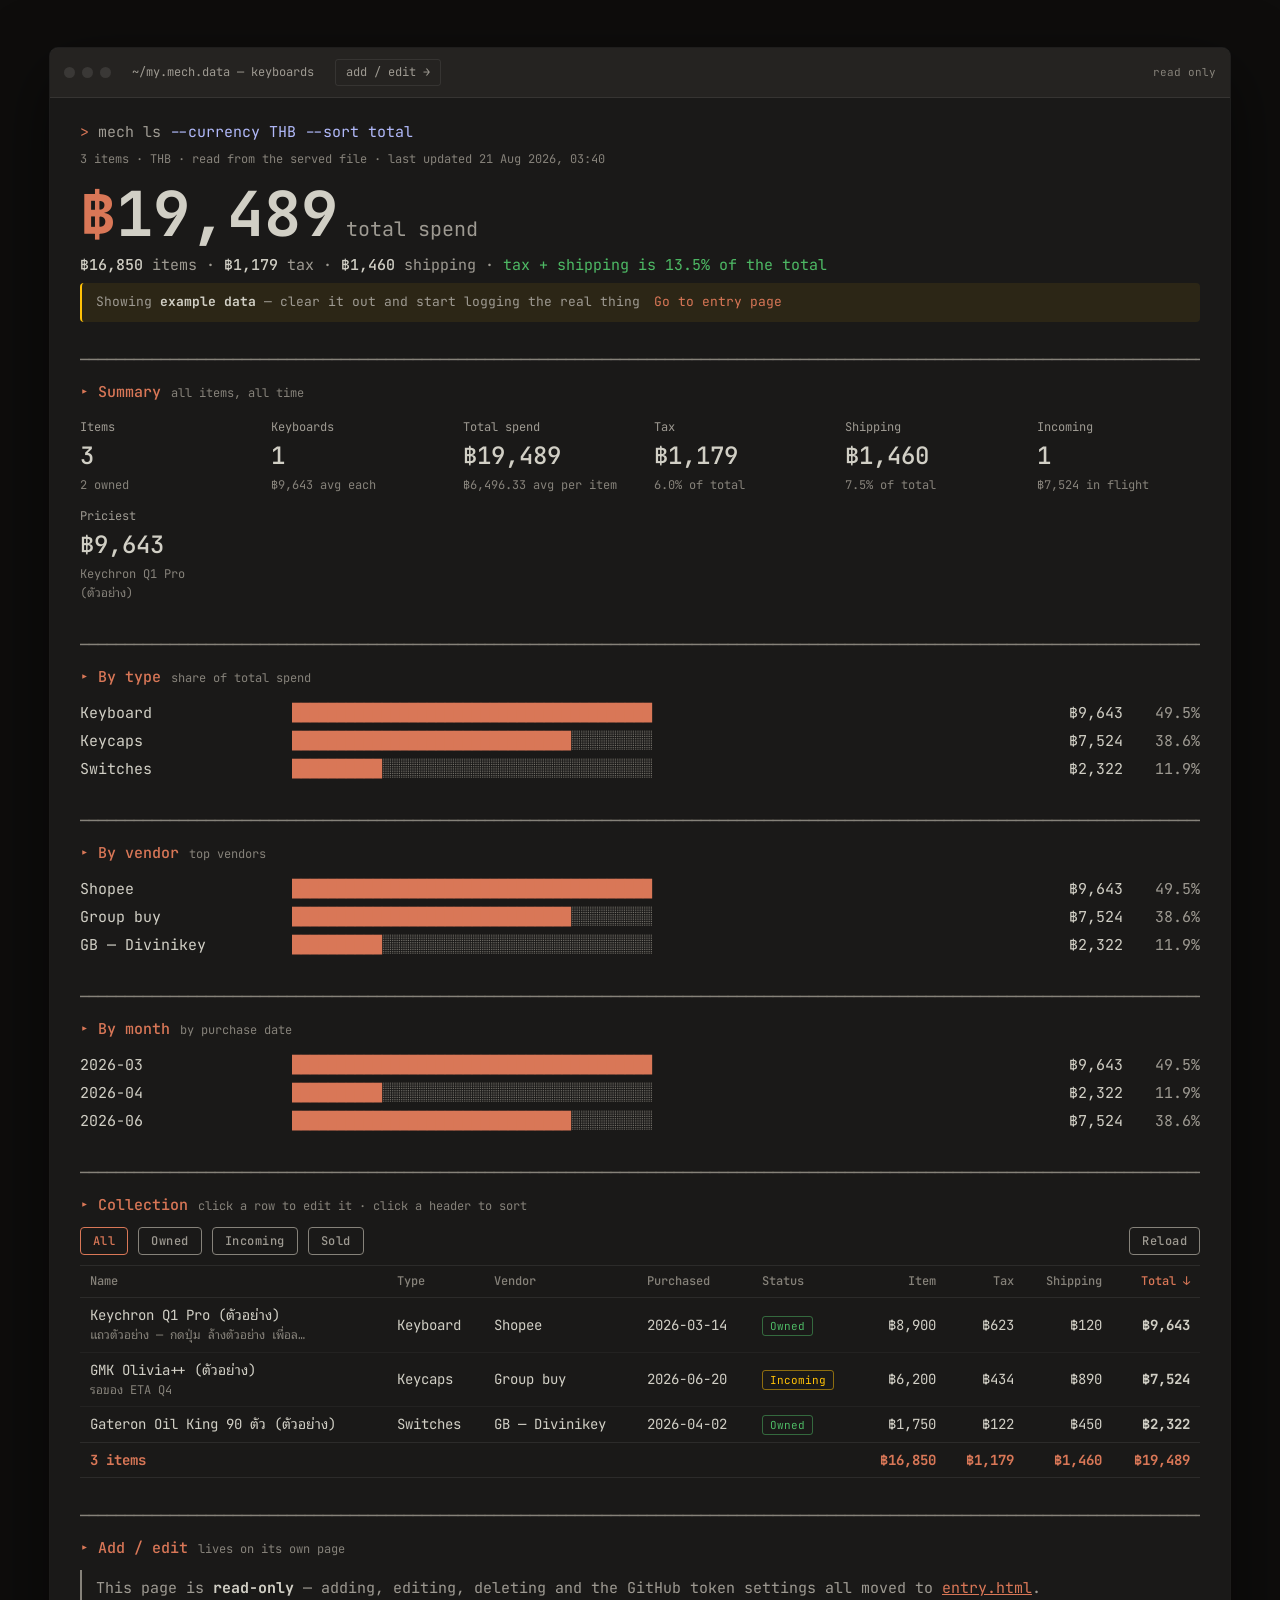
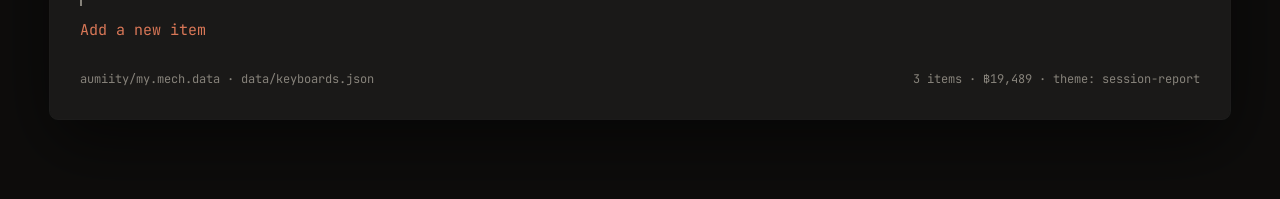
<file: index.html>
<!doctype html>
<html lang="en">
<head>
<meta charset="utf-8">
<meta name="viewport" content="width=device-width, initial-scale=1">
<meta name="color-scheme" content="dark">
<title>my.mech.data — keyboards</title>
<link rel="preconnect" href="https://fonts.googleapis.com">
<link rel="preconnect" href="https://fonts.gstatic.com" crossorigin>
<link href="https://fonts.googleapis.com/css2?family=JetBrains+Mono:wght@400;500;700&family=Noto+Sans+Thai+Looped:wght@400;500;700&display=swap" rel="stylesheet">
<link rel="stylesheet" href="assets/theme.css">
</head>
<body>

<div class="term">
  <div class="titlebar">
    <span class="dot"></span><span class="dot"></span><span class="dot"></span>
    <span class="path">~/my.mech.data — keyboards</span>
    <a class="nav" href="entry.html">add / edit →</a>
    <span class="sync" id="sync-badge">local</span>
  </div>
  <div class="term-body">

    <div class="cmd"><span class="prompt">&gt;</span> mech ls <span class="flag">--currency THB --sort total</span></div>
    <div id="meta-line">loading…</div>

    <div id="hero">
      <div id="hero-total">—</div>
      <div id="hero-split"></div>
    </div>

    <div id="example-banner" style="display:none" class="banner">
      <span>Showing <b>example data</b> — clear it out and start logging the real thing</span>
      <a class="btn sm" href="entry.html" style="text-decoration:none">Go to entry page</a>
    </div>

    <section>
      <div class="hr"></div>
      <h2>Summary<span class="hint">all items, all time</span></h2>
      <div class="section-body grid" id="summary-grid"></div>
    </section>

    <section>
      <div class="hr"></div>
      <h2>By type<span class="hint">share of total spend</span></h2>
      <div class="section-body" id="bars-type"></div>
    </section>

    <section>
      <div class="hr"></div>
      <h2>By vendor<span class="hint">top vendors</span></h2>
      <div class="section-body" id="bars-vendor"></div>
    </section>

    <section>
      <div class="hr"></div>
      <h2>By month<span class="hint">by purchase date</span></h2>
      <div class="section-body" id="bars-month"></div>
    </section>

    <section>
      <div class="hr"></div>
      <h2>Collection<span class="hint">click a row to edit it · click a header to sort</span></h2>
      <div class="section-body">
        <div class="actions" style="margin-bottom:10px">
          <button class="btn sm" id="f-all" data-f="all">All</button>
          <button class="btn sm" id="f-owned" data-f="owned">Owned</button>
          <button class="btn sm" id="f-incoming" data-f="incoming">Incoming</button>
          <button class="btn sm" id="f-sold" data-f="sold">Sold</button>
          <button class="btn sm" id="btn-reload" style="margin-left:auto">Reload</button>
        </div>
        <div class="scroll"><table id="tbl"></table></div>
      </div>
    </section>

    <section>
      <div class="hr"></div>
      <h2>Add / edit<span class="hint">lives on its own page</span></h2>
      <div class="section-body">
        <div class="callout" id="sync-state">This page is <b>read-only</b> —
          adding, editing, deleting and the GitHub token settings all moved to
          <a href="entry.html">entry.html</a>.</div>
        <div class="actions" style="margin-top:12px">
          <a class="btn primary" href="entry.html" style="text-decoration:none">Add a new item</a>
        </div>
      </div>
    </section>

    <footer>
      <span id="foot-left"></span>
      <span id="foot-right"></span>
    </footer>

  </div>
</div>

<script src="assets/seed.js"></script>
<script src="assets/core.js"></script>
<script>
(function () {
  'use strict';

  const { TYPES, STATUS, REPO, esc, num, money, totalOf, pct, totals, groupSum } = MECH;
  const $ = id => document.getElementById(id);

  let sortKey = 'total', sortAsc = false;
  let filter = 'all';

  /* ——————————————————————————— sync badge ——————————————————————————— */
  MECH.onStatus(s => {
    const b = $('sync-badge');
    b.textContent = s.badge;
    b.className = 'sync' + (s.cls ? ' ' + s.cls : '');
  });

  // this page never writes, so "local only" would be misleading — say where the
  // numbers came from instead, unless a token is set and core has a real verdict
  function refreshBadge() {
    if (MECH.hasToken()) return;
    const b = $('sync-badge');
    const map = { file: ['read only', ''], cache: ['cached', 'warn'],
                  seed: ['no data', 'warn'], local: ['local', ''] };
    const m = map[MECH.source];
    if (!m) return;
    b.textContent = m[0];
    b.className = 'sync' + (m[1] ? ' ' + m[1] : '');
  }

  const visible = () => filter === 'all' ? MECH.store.items
                                         : MECH.store.items.filter(i => i.status === filter);

  /* ——————————————————————————— render ——————————————————————————— */
  function renderMeta() {
    const src = { github: 'synced with github', file: 'read from the served file',
                  cache: 'read from local cache', seed: 'no data yet', local: 'local' }[MECH.source] || MECH.source;
    const upd = MECH.store.updated_at
      ? new Date(MECH.store.updated_at).toLocaleString('en-GB', { dateStyle: 'medium', timeStyle: 'short' })
      : '—';
    $('meta-line').textContent =
      MECH.store.items.length + ' items · THB · ' + src + ' · last updated ' + upd;
  }

  function renderHero() {
    const t = totals(MECH.store.items);
    const s = money(t.total).match(/^฿([\d,]+)(\.\d+)?$/);
    $('hero-total').innerHTML = '<span class="unit">฿</span>' +
      (s ? esc(s[1] + (s[2] || '')) : esc(money(t.total).slice(1))) +
      '<span class="label">total spend</span>';
    const overhead = t.tax + t.shipping;
    const cls = t.total && overhead / t.total > 0.15 ? 'warn' : 'ok';
    $('hero-split').innerHTML =
      '<b>' + money(t.item) + '</b> items · ' +
      '<b>' + money(t.tax) + '</b> tax · ' +
      '<b>' + money(t.shipping) + '</b> shipping · ' +
      '<span class="' + cls + '">tax + shipping is ' + pct(overhead, t.total) + ' of the total</span>';
  }

  function renderSummary() {
    const items = MECH.store.items, t = totals(items);
    const owned = items.filter(i => i.status === 'owned');
    const incoming = items.filter(i => i.status === 'incoming');
    const priciest = items.slice().sort((a, b) => totalOf(b) - totalOf(a))[0];
    const kbs = items.filter(i => i.type === 'keyboard');
    const rows = [
      ['Items', items.length, owned.length + ' owned'],
      ['Keyboards', kbs.length, kbs.length ? money(totals(kbs).total / kbs.length) + ' avg each' : ''],
      ['Total spend', money(t.total), items.length ? money(t.total / items.length) + ' avg per item' : ''],
      ['Tax', money(t.tax), pct(t.tax, t.total) + ' of total'],
      ['Shipping', money(t.shipping), pct(t.shipping, t.total) + ' of total'],
      ['Incoming', incoming.length, incoming.length ? money(totals(incoming).total) + ' in flight' : 'none'],
      ['Priciest', priciest ? money(totalOf(priciest)) : '—', priciest ? priciest.name : '']
    ];
    $('summary-grid').innerHTML = rows.map(r =>
      '<div class="stat"><div class="label">' + esc(r[0]) + '</div>' +
      '<div class="val">' + esc(r[1]) + '</div>' +
      (r[2] ? '<div class="detail" title="' + esc(r[2]) + '">' + esc(r[2]) + '</div>' : '') +
      '</div>').join('');
  }

  function bars(host, rows, keepOrder) {
    // block count must track the css breakpoint in assets/theme.css
    const W = window.innerWidth < 760 ? 16 : 40;
    rows = keepOrder ? rows.slice() : rows.slice().sort((a, b) => b[1] - a[1]);
    const sum = rows.reduce((a, r) => a + r[1], 0) || 1;
    const max = Math.max.apply(null, rows.map(r => r[1]).concat([1]));
    $(host).innerHTML = rows.length ? rows.map(r => {
      const n = Math.max(r[1] > 0 ? 1 : 0, Math.round(W * r[1] / max));
      return '<div class="bar"><span class="name" title="' + esc(r[0]) + '">' + esc(r[0]) + '</span>' +
        '<span class="blocks">' + '█'.repeat(n) +
        '<span class="empty">' + '░'.repeat(Math.max(0, W - n)) + '</span></span>' +
        '<span class="amt">' + money(r[1]) + '</span>' +
        '<span class="pct">' + pct(r[1], sum) + '</span></div>';
    }).join('') : '<div class="empty-state">no data yet</div>';
  }

  function renderBars() {
    bars('bars-type', groupSum(MECH.store.items, i => TYPES[i.type] || i.type));
    bars('bars-vendor', groupSum(MECH.store.items, i => i.vendor || 'No vendor').slice(0, 12));
    const byMonth = groupSum(MECH.store.items, i => (i.purchased_at || '').slice(0, 7))
      .sort((a, b) => a[0].localeCompare(b[0])).slice(-12);
    bars('bars-month', byMonth, true);
  }

  const COLS = [
    { k: 'name',         t: 'Name' },
    { k: 'type',         t: 'Type' },
    { k: 'vendor',       t: 'Vendor' },
    { k: 'purchased_at', t: 'Purchased' },
    { k: 'status',       t: 'Status' },
    { k: 'item',         t: 'Item',     n: 1 },
    { k: 'tax',          t: 'Tax',      n: 1 },
    { k: 'shipping',     t: 'Shipping', n: 1 },
    { k: 'total',        t: 'Total',    n: 1 }
  ];
  const cellVal = (it, k) =>
    k === 'total' ? totalOf(it) :
    (k === 'item' || k === 'tax' || k === 'shipping') ? num(it.cost[k]) : (it[k] || '');

  function renderTable() {
    const items = visible().slice().sort((a, b) => {
      const x = cellVal(a, sortKey), y = cellVal(b, sortKey);
      const c = typeof x === 'number' && typeof y === 'number'
        ? x - y : String(x).localeCompare(String(y), 'th');
      return sortAsc ? c : -c;
    });
    const t = totals(items);
    let h = '<thead><tr>' + COLS.map(c =>
      '<th data-k="' + c.k + '" class="' + (c.n ? 'num ' : '') +
      (sortKey === c.k ? 'sorted' + (sortAsc ? ' asc' : '') : '') + '">' + esc(c.t) + '</th>'
    ).join('') + '</tr></thead>';

    h += '<tbody>' + (items.length ? items.map(it =>
      '<tr data-id="' + esc(it.id) + '">' +
      '<td><span class="nm">' + esc(it.name) + '</span>' +
        (it.notes ? '<div class="sub" title="' + esc(it.notes) + '">' + esc(it.notes.slice(0, 40)) +
          (it.notes.length > 40 ? '…' : '') + '</div>' : '') + '</td>' +
      '<td>' + esc(TYPES[it.type] || it.type) + '</td>' +
      '<td>' + esc(it.vendor || '—') + '</td>' +
      '<td>' + esc(it.purchased_at || '—') + '</td>' +
      '<td><span class="tag ' + esc(it.status) + '">' + esc(STATUS[it.status] || it.status) + '</span></td>' +
      '<td class="num">' + money(it.cost.item) + '</td>' +
      '<td class="num">' + money(it.cost.tax) + '</td>' +
      '<td class="num">' + money(it.cost.shipping) + '</td>' +
      '<td class="num"><b>' + money(totalOf(it)) + '</b></td></tr>'
    ).join('') : '<tr><td colspan="9"><div class="empty-state">Nothing logged yet — ' +
      'head over to the <a href="entry.html">entry page</a></div></td></tr>') + '</tbody>';

    if (items.length) h += '<tfoot><tr><td colspan="5">' + items.length + ' items</td>' +
      '<td class="num">' + money(t.item) + '</td><td class="num">' + money(t.tax) + '</td>' +
      '<td class="num">' + money(t.shipping) + '</td><td class="num">' + money(t.total) + '</td></tr></tfoot>';

    $('tbl').innerHTML = h;
    $('tbl').querySelectorAll('th').forEach(th => th.onclick = () => {
      const k = th.dataset.k;
      if (sortKey === k) sortAsc = !sortAsc; else { sortKey = k; sortAsc = !(k === 'total' || COLS.find(c => c.k === k).n); }
      renderTable();
    });
    // editing lives on the other page — a row click carries the id across
    $('tbl').querySelectorAll('tbody tr[data-id]').forEach(tr =>
      tr.onclick = () => { location.href = 'entry.html#' + encodeURIComponent(tr.dataset.id); });
  }

  function renderFilters() {
    ['all', 'owned', 'incoming', 'sold'].forEach(f => {
      $('f-' + f).className = 'btn sm' + (filter === f ? ' primary' : '');
    });
  }

  function renderBanner() {
    $('example-banner').style.display = MECH.store.items.some(i => i.example) ? '' : 'none';
  }

  function renderFooter() {
    const t = totals(MECH.store.items);
    $('foot-left').textContent = REPO.owner + '/' + REPO.repo + ' · ' + REPO.path;
    $('foot-right').textContent =
      MECH.store.items.length + ' items · ' + money(t.total) + ' · theme: session-report';
  }

  function renderAll() {
    renderMeta(); renderHero(); renderSummary(); renderBars();
    renderFilters(); renderTable(); renderBanner(); renderFooter(); refreshBadge();
  }
  MECH.onRender(renderAll);

  /* ——————————————————————————— wiring ——————————————————————————— */
  ['all', 'owned', 'incoming', 'sold'].forEach(f =>
    $('f-' + f).addEventListener('click', () => { filter = f; renderFilters(); renderTable(); }));
  $('btn-reload').addEventListener('click', () => MECH.refresh());

  let rt;
  window.addEventListener('resize', () => { clearTimeout(rt); rt = setTimeout(renderBars, 150); });

  MECH.load();
})();
</script>
</body>
</html>
</file>
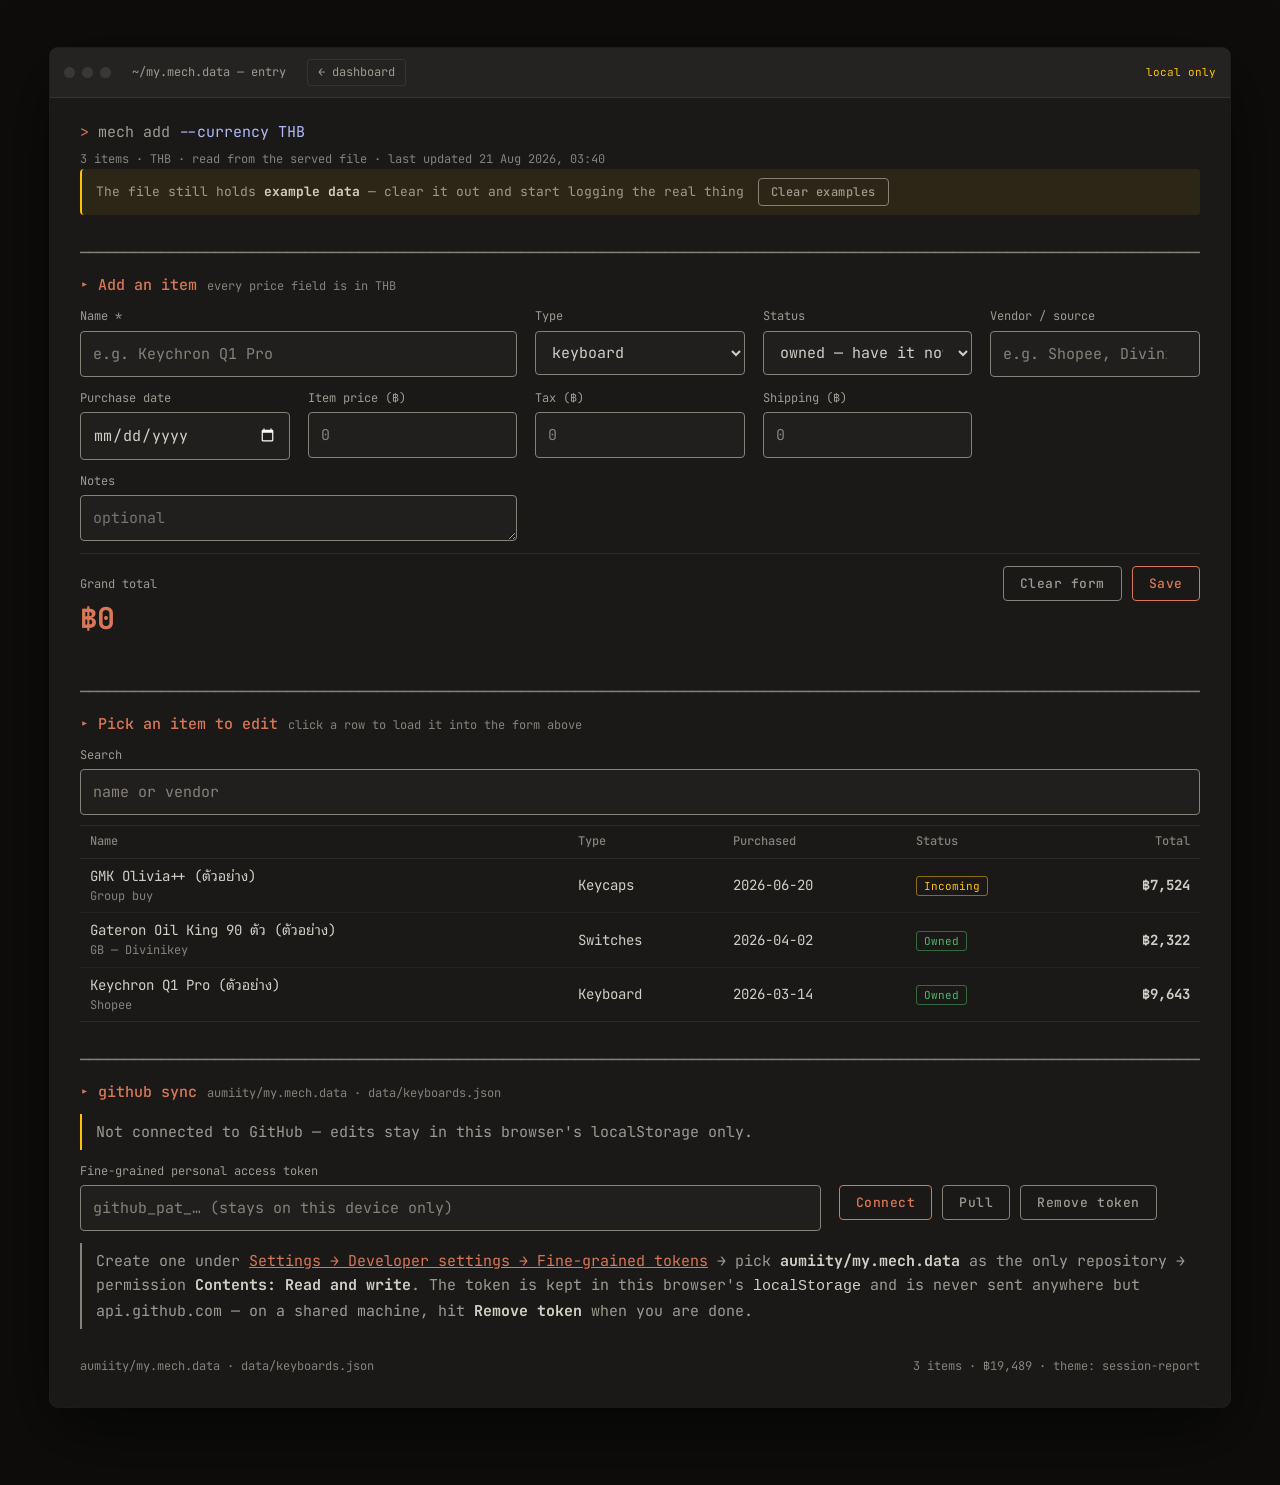
<file: entry.html>
<!doctype html>
<html lang="en">
<head>
<meta charset="utf-8">
<meta name="viewport" content="width=device-width, initial-scale=1">
<meta name="color-scheme" content="dark">
<title>my.mech.data — entry</title>
<link rel="preconnect" href="https://fonts.googleapis.com">
<link rel="preconnect" href="https://fonts.gstatic.com" crossorigin>
<link href="https://fonts.googleapis.com/css2?family=JetBrains+Mono:wght@400;500;700&family=Noto+Sans+Thai+Looped:wght@400;500;700&display=swap" rel="stylesheet">
<link rel="stylesheet" href="assets/theme.css">
</head>
<body>

<div class="term">
  <div class="titlebar">
    <span class="dot"></span><span class="dot"></span><span class="dot"></span>
    <span class="path">~/my.mech.data — entry</span>
    <a class="nav" href="index.html">← dashboard</a>
    <span class="sync" id="sync-badge">local</span>
  </div>
  <div class="term-body">

    <div class="cmd"><span class="prompt">&gt;</span> mech add <span class="flag">--currency THB</span></div>
    <div id="meta-line">loading…</div>

    <div id="example-banner" style="display:none" class="banner">
      <span>The file still holds <b>example data</b> — clear it out and start logging the real thing</span>
      <button class="btn sm danger" id="btn-clear-examples">Clear examples</button>
    </div>

    <section>
      <div class="hr"></div>
      <h2 id="form-title">Add an item<span class="hint">every price field is in THB</span></h2>
      <div class="section-body">
        <form class="form" id="entry-form" autocomplete="off">
          <div class="field span2">
            <label for="f-name">Name *</label>
            <input id="f-name" name="name" placeholder="e.g. Keychron Q1 Pro" required>
          </div>
          <div class="field">
            <label for="f-type">Type</label>
            <select id="f-type" name="type">
              <option value="keyboard">keyboard</option>
              <option value="switches">switches</option>
              <option value="keycaps">keycaps</option>
              <option value="parts">parts — case / PCB / plate</option>
              <option value="accessory">accessory</option>
            </select>
          </div>
          <div class="field">
            <label for="f-status">Status</label>
            <select id="f-status" name="status">
              <option value="owned">owned — have it now</option>
              <option value="incoming">incoming — waiting on it</option>
              <option value="sold">sold — passed it on for money</option>
              <option value="gifted">gifted — gave it away</option>
            </select>
          </div>
          <div class="field">
            <label for="f-vendor">Vendor / source</label>
            <input id="f-vendor" name="vendor" list="vendor-list" placeholder="e.g. Shopee, Divinikey, group buy">
            <datalist id="vendor-list"></datalist>
          </div>
          <div class="field">
            <label for="f-date">Purchase date</label>
            <input id="f-date" name="purchased_at" type="date">
          </div>
          <div class="field">
            <label for="f-item">Item price (฿)</label>
            <input id="f-item" name="item" type="number" inputmode="decimal" min="0" step="0.01" placeholder="0">
          </div>
          <div class="field">
            <label for="f-tax">Tax (฿)</label>
            <input id="f-tax" name="tax" type="number" inputmode="decimal" min="0" step="0.01" placeholder="0">
          </div>
          <div class="field">
            <label for="f-ship">Shipping (฿)</label>
            <input id="f-ship" name="shipping" type="number" inputmode="decimal" min="0" step="0.01" placeholder="0">
          </div>
          <div class="field span2">
            <label for="f-notes">Notes</label>
            <textarea id="f-notes" name="notes" rows="1" placeholder="optional"></textarea>
          </div>

          <div class="form-total">
            <div>
              <div class="lbl">Grand total</div>
              <div class="amt" id="form-total">฿0</div>
            </div>
            <div class="actions">
              <button type="button" class="btn danger" id="btn-delete" style="display:none">Delete item</button>
              <button type="button" class="btn" id="btn-reset">Clear form</button>
              <button type="submit" class="btn primary" id="btn-save">Save</button>
            </div>
          </div>
          <div class="field span2"><div class="err" id="form-err"></div></div>
        </form>
      </div>
    </section>

    <section>
      <div class="hr"></div>
      <h2>Pick an item to edit<span class="hint">click a row to load it into the form above</span></h2>
      <div class="section-body">
        <div class="form" style="margin-bottom:10px">
          <div class="field span2">
            <label for="f-search">Search</label>
            <input id="f-search" placeholder="name or vendor">
          </div>
        </div>
        <div class="scroll" style="max-height:340px"><table class="static" id="picker"></table></div>
      </div>
    </section>

    <section>
      <div class="hr"></div>
      <h2>github sync<span class="hint">aumiity/my.mech.data · data/keyboards.json</span></h2>
      <div class="section-body">
        <div id="sync-state" class="callout">checking…</div>
        <div class="form" style="margin-top:12px">
          <div class="field span2">
            <label for="f-token">Fine-grained personal access token</label>
            <input id="f-token" type="password" placeholder="github_pat_… (stays on this device only)">
          </div>
          <div class="field">
            <label>&nbsp;</label>
            <div class="actions">
              <button class="btn primary" id="btn-token-save">Connect</button>
              <button class="btn" id="btn-pull">Pull</button>
              <button class="btn danger" id="btn-token-clear">Remove token</button>
            </div>
          </div>
        </div>
        <div class="callout" style="margin-top:12px">
          Create one under <a href="https://github.com/settings/personal-access-tokens/new" target="_blank" rel="noopener">Settings → Developer settings → Fine-grained tokens</a>
          → pick <b>aumiity/my.mech.data</b> as the only repository → permission <b>Contents: Read and write</b>.
          The token is kept in this browser's <code>localStorage</code> and is never sent anywhere but api.github.com
          — on a shared machine, hit <b>Remove token</b> when you are done.
        </div>
      </div>
    </section>

    <footer>
      <span id="foot-left"></span>
      <span id="foot-right"></span>
    </footer>

  </div>
</div>

<script src="assets/seed.js"></script>
<script src="assets/core.js"></script>
<script>
(function () {
  'use strict';

  const { TYPES, STATUS, REPO, esc, num, money, totalOf, totals } = MECH;
  const $ = id => document.getElementById(id);

  let editingId = null;
  let query = '';

  /* ——————————————————————————— status ——————————————————————————— */
  MECH.onStatus(s => {
    const b = $('sync-badge');
    b.textContent = s.badge;
    b.className = 'sync' + (s.cls ? ' ' + s.cls : '');
    if (s.message != null) {
      $('sync-state').innerHTML = s.message;
      $('sync-state').style.borderLeftColor =
        s.cls === 'ok' ? 'var(--green)' : s.cls === 'err' ? 'var(--red)' :
        s.cls === 'warn' ? 'var(--yellow)' : 'var(--subtle)';
    }
  });

  /* ——————————————————————————— render ——————————————————————————— */
  function renderMeta() {
    const src = { github: 'synced with github', file: 'read from the served file',
                  cache: 'read from local cache', seed: 'no data yet', local: 'local' }[MECH.source] || MECH.source;
    const upd = MECH.store.updated_at
      ? new Date(MECH.store.updated_at).toLocaleString('en-GB', { dateStyle: 'medium', timeStyle: 'short' })
      : '—';
    $('meta-line').textContent =
      MECH.store.items.length + ' items · THB · ' + src + ' · last updated ' + upd;
  }

  function renderPicker() {
    const q = query.trim().toLowerCase();
    const items = MECH.store.items.filter(it => !q ||
      (it.name + ' ' + it.vendor).toLowerCase().indexOf(q) >= 0)
      .slice().sort((a, b) => String(b.purchased_at).localeCompare(String(a.purchased_at)));

    let h = '<thead><tr><th>Name</th><th>Type</th><th>Purchased</th>' +
            '<th>Status</th><th class="num">Total</th></tr></thead>';
    h += '<tbody>' + (items.length ? items.map(it =>
      '<tr data-id="' + esc(it.id) + '"' + (editingId === it.id ? ' class="editing"' : '') + '>' +
      '<td><span class="nm">' + esc(it.name) + '</span>' +
        (it.vendor ? '<div class="sub">' + esc(it.vendor) + '</div>' : '') + '</td>' +
      '<td>' + esc(TYPES[it.type] || it.type) + '</td>' +
      '<td>' + esc(it.purchased_at || '—') + '</td>' +
      '<td><span class="tag ' + esc(it.status) + '">' + esc(STATUS[it.status] || it.status) + '</span></td>' +
      '<td class="num"><b>' + money(totalOf(it)) + '</b></td></tr>'
    ).join('') : '<tr><td colspan="5"><div class="empty-state">' +
      (q ? 'No item matches that search' : 'Nothing logged yet — fill in the form above') +
      '</div></td></tr>') + '</tbody>';

    $('picker').innerHTML = h;
    $('picker').querySelectorAll('tbody tr[data-id]').forEach(tr =>
      tr.onclick = () => editEntry(tr.dataset.id));
  }

  function renderVendors() {
    const vs = [...new Set(MECH.store.items.map(i => i.vendor).filter(Boolean))].sort();
    $('vendor-list').innerHTML = vs.map(v => '<option value="' + esc(v) + '">').join('');
  }

  function renderBanner() {
    $('example-banner').style.display = MECH.store.items.some(i => i.example) ? '' : 'none';
  }

  function renderFooter() {
    const t = totals(MECH.store.items);
    $('foot-left').textContent = REPO.owner + '/' + REPO.repo + ' · ' + REPO.path;
    $('foot-right').textContent =
      MECH.store.items.length + ' items · ' + money(t.total) + ' · theme: session-report';
  }

  function renderAll() {
    renderMeta(); renderPicker(); renderVendors(); renderBanner(); renderFooter();
  }
  MECH.onRender(() => { renderAll(); openFromHash(); });

  /* ——————————————————————————— form ——————————————————————————— */
  function formTotal() {
    const t = num($('f-item').value) + num($('f-tax').value) + num($('f-ship').value);
    $('form-total').textContent = money(t);
  }

  function resetForm() {
    editingId = null;
    $('entry-form').reset();
    $('f-type').value = 'keyboard';
    $('f-status').value = 'owned';
    $('form-title').innerHTML = 'Add an item<span class="hint">every price field is in THB</span>';
    $('btn-save').textContent = 'Save';
    $('btn-delete').style.display = 'none';
    $('form-err').textContent = '';
    $('f-name').classList.remove('bad');
    if (location.hash) history.replaceState(null, '', location.pathname + location.search);
    formTotal(); renderPicker();
  }

  function editEntry(id) {
    const it = MECH.store.items.find(i => i.id === id);
    if (!it) return;
    editingId = id;
    $('f-name').value = it.name;
    $('f-type').value = it.type;
    $('f-status').value = it.status;
    $('f-vendor').value = it.vendor;
    $('f-date').value = it.purchased_at;
    $('f-item').value = it.cost.item || '';
    $('f-tax').value = it.cost.tax || '';
    $('f-ship').value = it.cost.shipping || '';
    $('f-notes').value = it.notes;
    $('form-title').innerHTML = 'Editing: ' + esc(it.name) + '<span class="hint">hit Clear form to go back to adding</span>';
    $('btn-save').textContent = 'Save changes';
    $('btn-delete').style.display = '';
    $('form-err').textContent = '';
    formTotal(); renderPicker();
    $('entry-form').scrollIntoView({ behavior: 'smooth', block: 'center' });
    $('f-name').focus();
  }

  // the dashboard links a row over as entry.html#<id> — open it once data is in
  function openFromHash() {
    const id = decodeURIComponent((location.hash || '').slice(1));
    if (!id || editingId) return;
    if (MECH.store.items.some(i => i.id === id)) editEntry(id);
  }

  async function saveEntry(ev) {
    ev.preventDefault();
    const name = $('f-name').value.trim();
    if (!name) {
      $('f-name').classList.add('bad');
      $('form-err').textContent = 'A name is required';
      $('f-name').focus();
      return;
    }
    $('f-name').classList.remove('bad');
    $('form-err').textContent = '';

    const payload = {
      name: name,
      type: $('f-type').value,
      vendor: $('f-vendor').value.trim(),
      purchased_at: $('f-date').value,
      status: $('f-status').value,
      cost: { item: num($('f-item').value), tax: num($('f-tax').value), shipping: num($('f-ship').value) },
      notes: $('f-notes').value.trim()
    };

    let msg;
    if (editingId) {
      const i = MECH.store.items.findIndex(x => x.id === editingId);
      if (i < 0) { resetForm(); return; }
      MECH.store.items[i] = Object.assign({}, MECH.store.items[i], payload, { example: false });
      msg = 'data: update ' + name;
    } else {
      MECH.store.items.push(Object.assign({ id: MECH.newId() }, payload, { example: false }));
      msg = 'data: add ' + name;
    }

    $('btn-save').disabled = true;
    resetForm();
    renderAll();
    await MECH.persist(msg);
    $('btn-save').disabled = false;
  }

  async function deleteEntry() {
    if (!editingId) return;
    const it = MECH.store.items.find(i => i.id === editingId);
    if (!it) { resetForm(); return; }
    if ($('btn-delete').dataset.armed !== '1') {
      $('btn-delete').dataset.armed = '1';
      $('btn-delete').textContent = 'Click again to confirm';
      $('form-err').textContent = 'This permanently removes "' + it.name + '"';
      setTimeout(() => {
        $('btn-delete').dataset.armed = '0';
        $('btn-delete').textContent = 'Delete item';
        $('form-err').textContent = '';
      }, 4000);
      return;
    }
    MECH.store.items = MECH.store.items.filter(i => i.id !== editingId);
    $('btn-delete').dataset.armed = '0';
    resetForm(); renderAll();
    await MECH.persist('data: remove ' + it.name);
  }

  async function clearExamples() {
    MECH.store.items = MECH.store.items.filter(i => !i.example);
    if (editingId && !MECH.store.items.some(i => i.id === editingId)) resetForm();
    renderAll();
    await MECH.persist('data: clear example rows');
  }

  /* ——————————————————————————— token panel ——————————————————————————— */
  function saveToken() {
    const v = $('f-token').value.trim();
    if (!v) { MECH.status('local only', 'warn', 'Paste a token first'); return; }
    MECH.setToken(v);
    $('f-token').value = '';
    MECH.status('syncing…', 'warn', 'Checking the token…');
    MECH.refresh();
  }

  /* ——————————————————————————— wiring ——————————————————————————— */
  ['f-item', 'f-tax', 'f-ship'].forEach(id => $(id).addEventListener('input', formTotal));
  $('entry-form').addEventListener('submit', saveEntry);
  $('btn-reset').addEventListener('click', resetForm);
  $('btn-delete').addEventListener('click', deleteEntry);
  $('btn-clear-examples').addEventListener('click', clearExamples);
  $('btn-token-save').addEventListener('click', saveToken);
  $('btn-token-clear').addEventListener('click', () => MECH.clearToken());
  $('btn-pull').addEventListener('click', () => MECH.refresh());
  $('f-token').addEventListener('keydown', e => { if (e.key === 'Enter') { e.preventDefault(); saveToken(); } });
  $('f-search').addEventListener('input', e => { query = e.target.value; renderPicker(); });
  window.addEventListener('hashchange', openFromHash);

  formTotal();
  MECH.load();
})();
</script>
</body>
</html>
</file>
<file: assets/theme.css>
:root {
  /* anthropic / claude-code palette — matched to session-report */
  --ivory: #FAF9F5;          /* session-report page bg — kept for palette lineage */
  --page-bg: #0e0d0c;        /* this dashboard sits on dark instead */
  --term-bg: #1a1918;
  --term-fg: #d1cfc5;
  --titlebar: #252321;
  --outline: rgba(255,255,255,0.08);
  --hover: rgba(255,255,255,0.035);
  --clay: #D97757;
  --dim: rgb(158,154,146);
  --subtle: rgb(134,130,122);
  --green: rgb(78,186,101);
  --red: rgb(255,107,128);
  --blue: rgb(177,185,249);
  --yellow: rgb(255,193,7);
  --mono: 'JetBrains Mono', 'Noto Sans Thai Looped', 'SF Mono', ui-monospace, Menlo, Monaco, monospace;
}

* { box-sizing: border-box; }
html { background: var(--page-bg); }
body {
  margin: 0; padding: 48px 24px 80px;
  font: 15px/1.6 var(--mono);
  font-variant-numeric: tabular-nums;
  color: var(--term-fg);
}

/* ——— terminal window chrome ——— */
.term {
  max-width: 1180px; margin: 0 auto;
  background: var(--term-bg);
  border-radius: 8px;
  outline: 1px solid var(--outline);
  box-shadow: 0 24px 70px rgba(0,0,0,0.55);
}
.titlebar {
  background: var(--titlebar);
  border-radius: 8px 8px 0 0;
  border-bottom: 1px solid var(--outline);
  padding: 11px 14px;
  display: flex; align-items: center; gap: 7px;
}
.titlebar .dot { width: 11px; height: 11px; border-radius: 50%; background: #3a3836; }
.titlebar .path { margin-left: 14px; color: var(--dim); font-size: 12px; }
.titlebar .sync { margin-left: auto; font-size: 11px; color: var(--subtle); }
.titlebar .sync.ok   { color: var(--green); }
.titlebar .sync.warn { color: var(--yellow); }
.titlebar .sync.err  { color: var(--red); }
.term-body { padding: 22px 30px 30px; }

/* ——— command + hero ——— */
.cmd { color: var(--dim); margin-bottom: 6px; }
.cmd .prompt { color: var(--clay); }
.cmd .flag { color: var(--blue); }
#meta-line { color: var(--subtle); font-size: 12px; }

#hero { margin: 14px 0 6px; }
#hero-total { font-size: 62px; font-weight: 700; line-height: 1; }
#hero-total .unit { color: var(--clay); }
#hero-total .label { font-size: 20px; font-weight: 400; color: var(--dim); margin-left: 8px; }
#hero-split { color: var(--dim); margin-top: 8px; }
#hero-split b { color: var(--term-fg); font-weight: 500; }
#hero-split .ok { color: var(--green); }
#hero-split .warn { color: var(--yellow); }

/* ——— sections ——— */
section { margin-top: 26px; }
.hr { color: var(--subtle); overflow: hidden; white-space: nowrap;
      user-select: none; margin-bottom: 8px; }
.hr::after { content: '────────────────────────────────────────────────────────────────────────────────────────────────────────────────────────────────────────────────────────────────────────────────────────────────────────'; }
h2 { all: unset; display: block; color: var(--clay); font-weight: 500; }
h2::before { content: '▸ '; }
h2 .hint { color: var(--subtle); font-size: 12px; font-weight: 400; margin-left: 10px; }
.section-body { margin-top: 10px; }

/* ——— stat grid ——— */
.grid { display: grid; gap: 4px 28px;
        grid-template-columns: repeat(auto-fit, minmax(150px, 1fr)); }
.stat { padding: 4px 0; }
.stat .label { font-size: 12px; color: var(--dim); }
.stat .val { font-size: 24px; font-weight: 500; }
.stat .detail { font-size: 12px; color: var(--subtle); }

/* ——— callouts / banners ——— */
.callout { padding: 6px 0 6px 14px; border-left: 2px solid var(--subtle);
           color: var(--dim); margin: 6px 0; }
.callout b, .callout code { color: var(--term-fg); }
.banner { display: flex; gap: 14px; align-items: center; flex-wrap: wrap;
          padding: 9px 14px; margin-bottom: 14px; border-radius: 4px;
          border-left: 2px solid var(--yellow);
          background: rgba(255,193,7,0.08); color: var(--dim); font-size: 13px; }
.banner b { color: var(--term-fg); }

/* ——— block-char bars ——— */
.bar { display: grid; grid-template-columns: 22ch 1fr 12ch 7ch; gap: 14px;
       padding: 2px 0; align-items: center; }
.bar .name { overflow: hidden; text-overflow: ellipsis; white-space: nowrap; }
.bar .blocks { color: var(--clay); white-space: pre; overflow: hidden; }
.bar .blocks .empty { color: var(--subtle); }
.bar .amt { text-align: right; color: var(--term-fg); }
.bar .pct { text-align: right; color: var(--dim); }
.bar:hover .name { color: var(--clay); }

/* ——— tables ——— */
.scroll { max-height: 520px; overflow: auto;
          border-top: 1px solid var(--outline); border-bottom: 1px solid var(--outline); }
table { width: 100%; border-collapse: collapse; font-size: 14px; }
th, td { text-align: left; padding: 6px 10px; white-space: nowrap; }
td { border-top: 1px solid rgba(255,255,255,0.04); }
th { position: sticky; top: 0; background: var(--term-bg); z-index: 1;
     font-weight: 500; font-size: 12px; color: var(--subtle);
     cursor: pointer; user-select: none;
     border-bottom: 1px solid var(--outline); }
th:hover { color: var(--dim); }
th.sorted { color: var(--clay); }
th.sorted::after { content: ' ↓'; }
th.sorted.asc::after { content: ' ↑'; }
td.num, th.num { text-align: right; }
tbody tr { cursor: pointer; }
tbody tr:hover td { background: var(--hover); }
tbody tr.editing td { background: rgba(217,119,87,0.10); }
td .nm { color: var(--term-fg); }
td .sub { color: var(--subtle); font-size: 12px; }
tfoot td { border-top: 1px solid var(--outline); color: var(--clay);
           font-weight: 700; background: var(--term-bg); position: sticky; bottom: 0; }
.tag { font-size: 11px; padding: 2px 7px; border-radius: 3px;
       border: 1px solid var(--subtle); color: var(--dim); }
.tag.owned    { border-color: rgba(78,186,101,.5);  color: var(--green); }
.tag.incoming { border-color: rgba(255,193,7,.5);   color: var(--yellow); }
.tag.sold     { border-color: rgba(136,136,136,.5); color: var(--dim); }
.tag.gifted   { border-color: rgba(177,185,249,.5); color: var(--blue); }

/* ——— form ——— */
.form { display: grid; gap: 12px 18px;
        grid-template-columns: repeat(auto-fit, minmax(190px, 1fr)); }
.field { display: flex; flex-direction: column; gap: 4px; }
.field label { font-size: 12px; color: var(--dim); }
.field input, .field select, .field textarea {
  font: inherit; font-size: 15px; color: var(--term-fg);
  background: #211f1e; border: 1px solid var(--subtle);
  border-radius: 4px; padding: 10px 12px; width: 100%;
}
.field textarea { resize: vertical; min-height: 44px; }
.field input:focus, .field select:focus, .field textarea:focus {
  outline: none; border-color: var(--clay); background: #262322;
}
.field input::placeholder { color: var(--subtle); }
.field.span2 { grid-column: span 2; }
.field .err { font-size: 12px; color: var(--red); min-height: 0; }
.field input.bad, .field select.bad { border-color: var(--red); }
.form-total { grid-column: 1 / -1; display: flex; justify-content: space-between;
              align-items: baseline; flex-wrap: wrap; gap: 10px;
              border-top: 1px solid var(--outline); padding-top: 12px; }
.form-total .lbl { font-size: 12px; color: var(--dim); }
.form-total .amt { font-size: 30px; font-weight: 700; color: var(--clay); }
.actions { display: flex; gap: 10px; flex-wrap: wrap; }

button.btn { font: 500 13px/1 var(--mono); letter-spacing: .04em;
             padding: 10px 16px; border-radius: 4px; cursor: pointer;
             background: none; border: 1px solid var(--subtle); color: var(--dim); }
button.btn:hover { border-color: var(--dim); color: var(--term-fg); background: var(--hover); }
button.btn.primary { border-color: var(--clay); color: var(--clay); }
button.btn.primary:hover { background: rgba(217,119,87,.12); color: var(--clay); }
button.btn.danger:hover { border-color: var(--red); color: var(--red);
                          background: rgba(255,107,128,.10); }
button.btn:disabled { opacity: .4; cursor: not-allowed; }
button.btn.sm { padding: 7px 12px; font-size: 12px; }

.empty-state { color: var(--subtle); padding: 18px 0; }

footer { margin-top: 28px; color: var(--subtle); font-size: 12px;
         display: flex; justify-content: space-between; gap: 16px; flex-wrap: wrap; }

code { color: var(--blue); }
a { color: var(--clay); }
::selection { background: var(--clay); color: var(--term-bg); }

@media (max-width: 760px) {
  body { padding: 20px 12px 48px; }
  .term-body { padding: 16px 16px 24px; }
  #hero-total { font-size: 44px; }
  .bar { grid-template-columns: 11ch 1fr 10ch; gap: 8px; }
  .bar .pct { display: none; }
  .form { grid-template-columns: 1fr; }
  .field.span2 { grid-column: span 1; }
  .titlebar .path { display: none; }
}

/* ——— nav between the two pages ——— */
.titlebar .nav {
  margin-left: 14px; font-size: 12px; color: var(--dim);
  text-decoration: none; padding: 3px 10px; border-radius: 3px;
  border: 1px solid var(--outline); white-space: nowrap;
}
.titlebar .nav:hover { color: var(--clay); border-color: var(--clay); background: var(--hover); }

/* picker table on the entry page — same look, but headers are not sortable */
table.static th { cursor: default; }
table.static th:hover { color: var(--subtle); }

@media (max-width: 760px) {
  .titlebar .nav { margin-left: 8px; padding: 3px 8px; }
}
</file>
